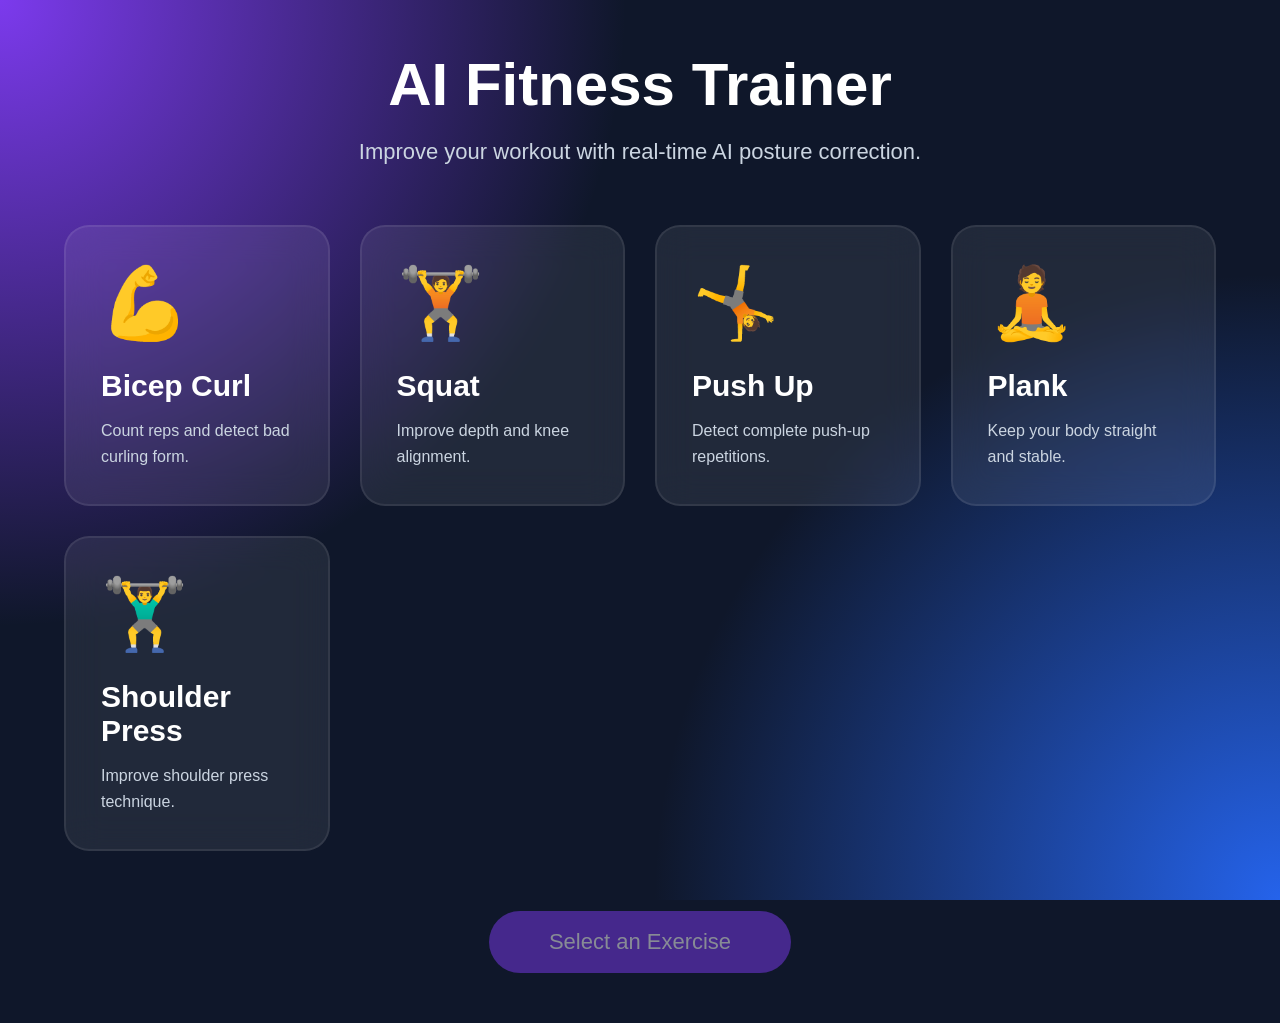
<file: index.html>
<!DOCTYPE html>
<html lang="en">

<head>

    <meta charset="UTF-8">
    <meta name="viewport"
          content="width=device-width, initial-scale=1.0">

    <title>AI Fitness Trainer</title>

    <link rel="stylesheet"
          href="css/style.css">

</head>

<body>

    <div class="background"></div>

    <div class="container">

        <header>

            <h1>AI Fitness Trainer</h1>

            <p>
                Improve your workout with real-time AI posture correction.
            </p>

        </header>

        <section class="exercise-grid">

            <div class="exercise-card"
                 data-exercise="bicep">

                <div class="emoji">
                    💪
                </div>

                <h2>Bicep Curl</h2>

                <p>
                    Count reps and detect bad curling form.
                </p>

            </div>

            <div class="exercise-card"
                 data-exercise="squat">

                <div class="emoji">
                    🏋️
                </div>

                <h2>Squat</h2>

                <p>
                    Improve depth and knee alignment.
                </p>

            </div>

            <div class="exercise-card"
                 data-exercise="pushup">

                <div class="emoji">
                    🤸
                </div>

                <h2>Push Up</h2>

                <p>
                    Detect complete push-up repetitions.
                </p>

            </div>

            <div class="exercise-card"
                 data-exercise="plank">

                <div class="emoji">
                    🧘
                </div>

                <h2>Plank</h2>

                <p>
                    Keep your body straight and stable.
                </p>

            </div>

            <div class="exercise-card"
                 data-exercise="shoulderpress">

                <div class="emoji">
                    🏋️‍♂️
                </div>

                <h2>Shoulder Press</h2>

                <p>
                    Improve shoulder press technique.
                </p>

            </div>

        </section>

        <button
            id="startWorkout"
            disabled>

            Select an Exercise

        </button>

    </div>

    <script src="js/app.js"></script>

</body>

</html>
</file>
<file: css/style.css>
*{
    margin:0;
    padding:0;
    box-sizing:border-box;
}

body{

    font-family:Arial, Helvetica, sans-serif;

    background:#0f172a;

    color:white;

    min-height:100vh;

    overflow-x:hidden;

}

.background{

    position:fixed;

    inset:0;

    background:
    radial-gradient(circle at top left,#7c3aed 0%,transparent 40%),
    radial-gradient(circle at bottom right,#2563eb 0%,transparent 40%),
    #0f172a;

    z-index:-1;

}

.container{

    width:90%;
    max-width:1400px;

    margin:auto;

    padding:50px 0;

}

header{

    text-align:center;

    margin-bottom:60px;

}

header h1{

    font-size:60px;

    margin-bottom:20px;

    font-weight:700;

}

header p{

    color:#cbd5e1;

    font-size:22px;

}

.exercise-grid{

    display:grid;

    grid-template-columns:
    repeat(auto-fit,minmax(260px,1fr));

    gap:30px;

}

.exercise-card{

    background:rgba(255,255,255,.08);

    border:2px solid rgba(255,255,255,.08);

    border-radius:25px;

    padding:35px;

    cursor:pointer;

    transition:.35s;

    backdrop-filter:blur(18px);

}

.exercise-card:hover{

    transform:translateY(-10px);

    border-color:#8b5cf6;

    box-shadow:
    0 20px 40px rgba(0,0,0,.35);

}

.exercise-card.selected{

    border-color:#8b5cf6;

    background:rgba(139,92,246,.18);

    transform:scale(1.03);

}

.emoji{

    font-size:70px;

    margin-bottom:25px;

}

.exercise-card h2{

    margin-bottom:15px;

    font-size:30px;

}

.exercise-card p{

    color:#cbd5e1;

    line-height:1.6;

}

button{

    margin:60px auto 0;

    display:block;

    padding:18px 60px;

    border:none;

    border-radius:50px;

    font-size:22px;

    cursor:pointer;

    color:white;

    background:#7c3aed;

    transition:.3s;

}

button:hover{

    background:#6d28d9;

    transform:scale(1.05);

}

button:disabled{

    cursor:not-allowed;

    opacity:.5;

    transform:none;

}

@media(max-width:900px){

    header h1{

        font-size:42px;

    }

    header p{

        font-size:18px;

    }

}
</file>
